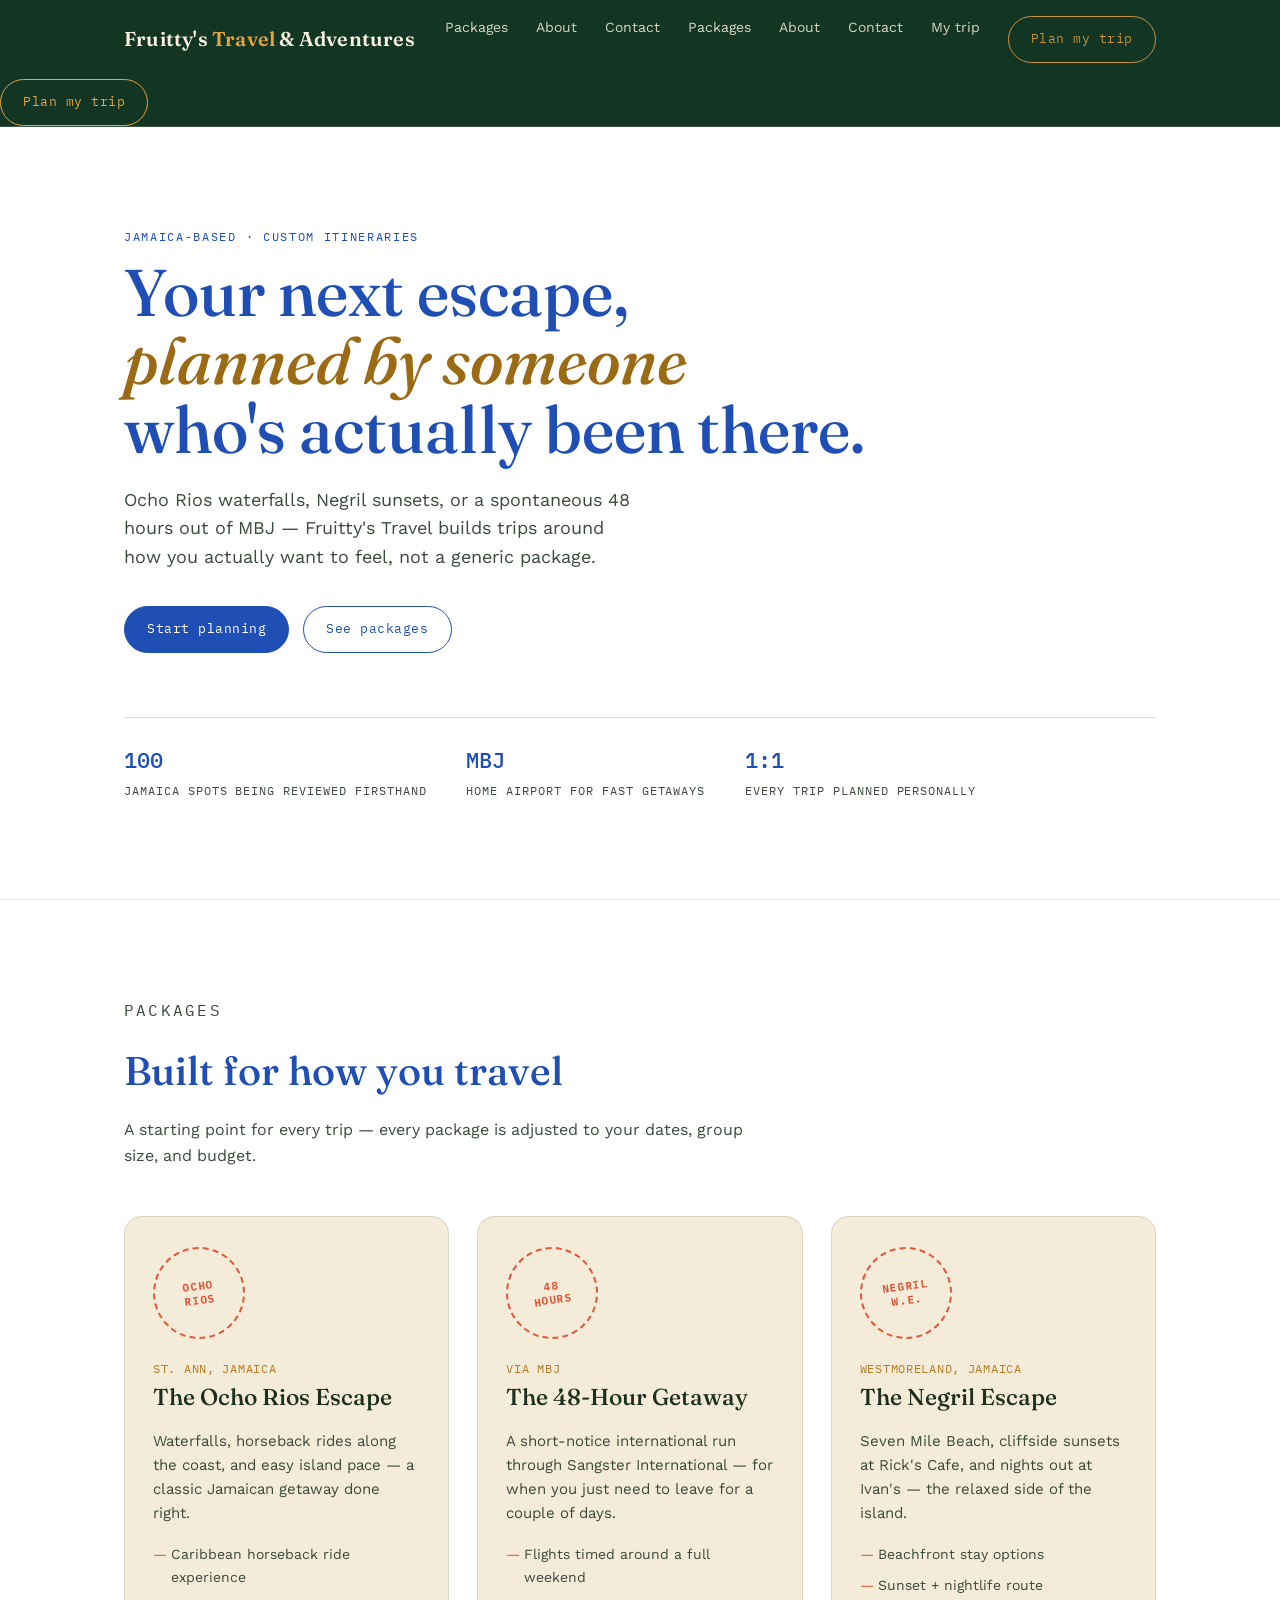
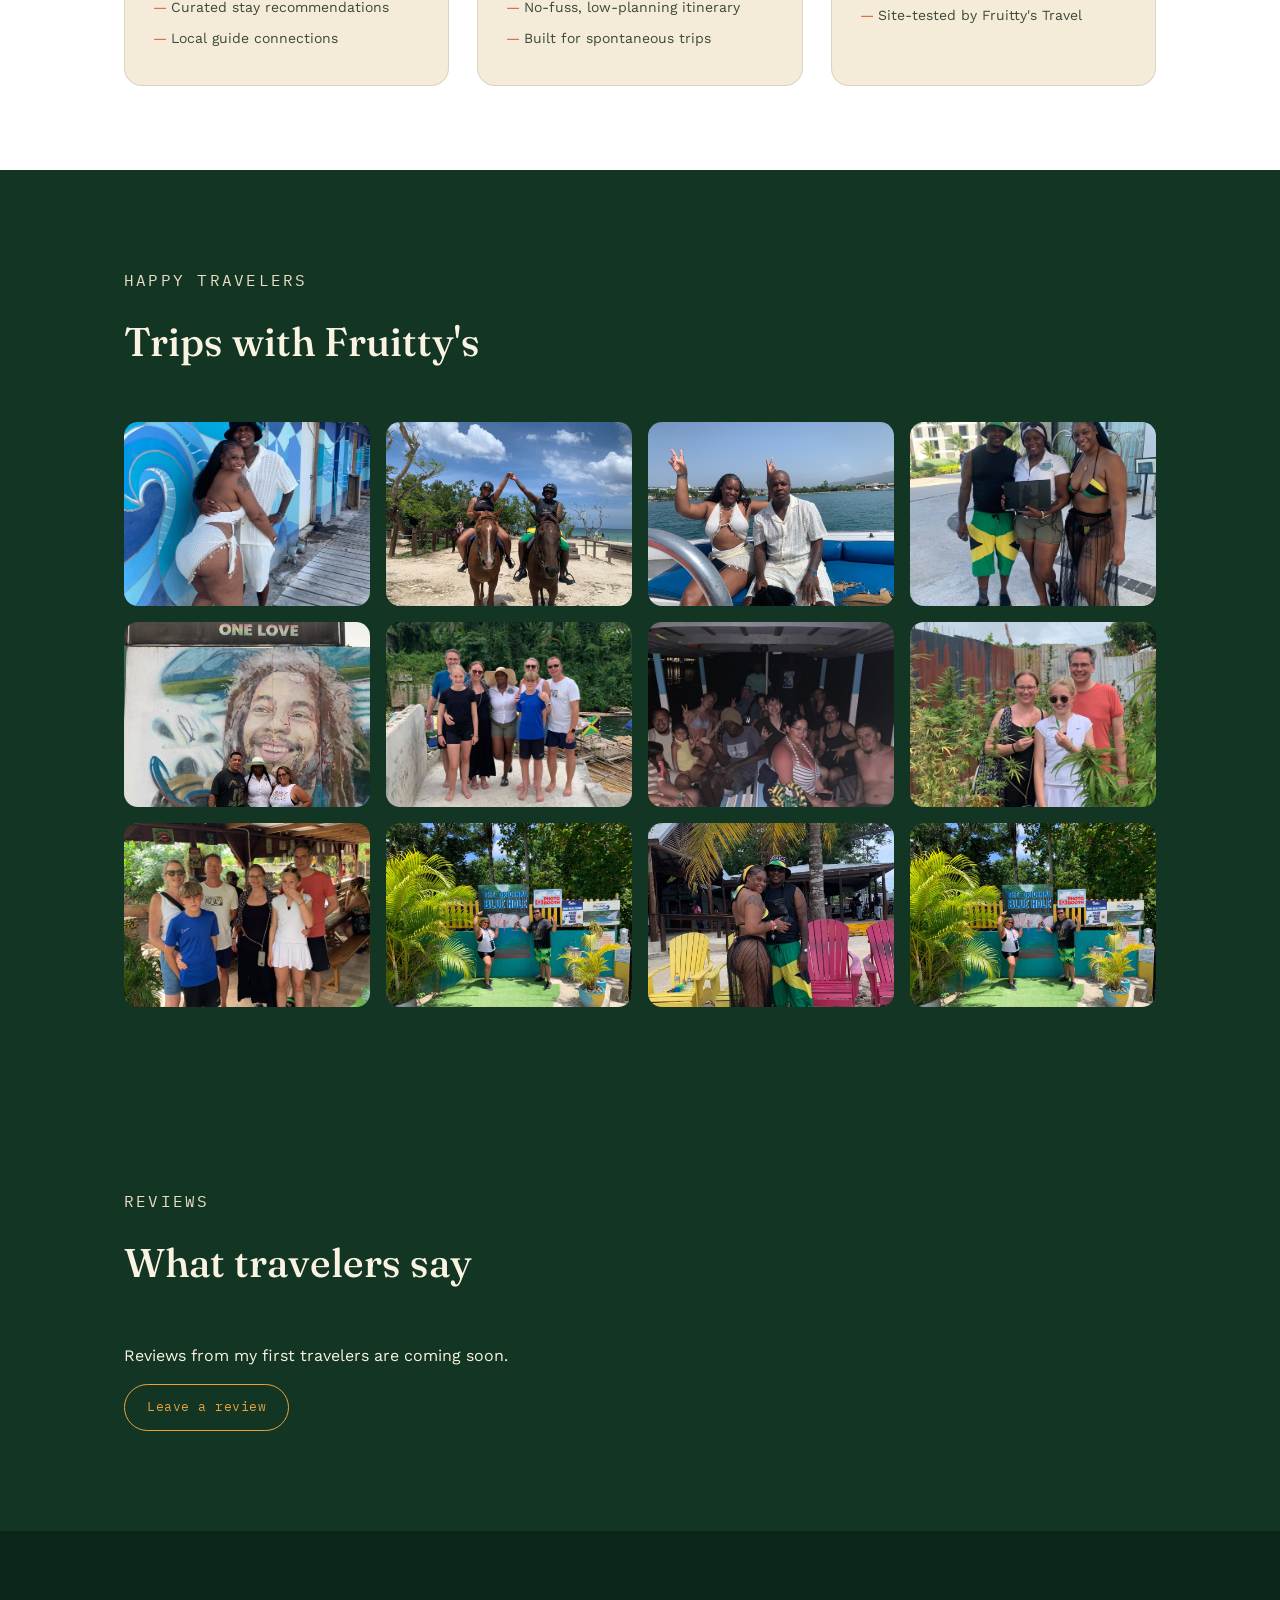
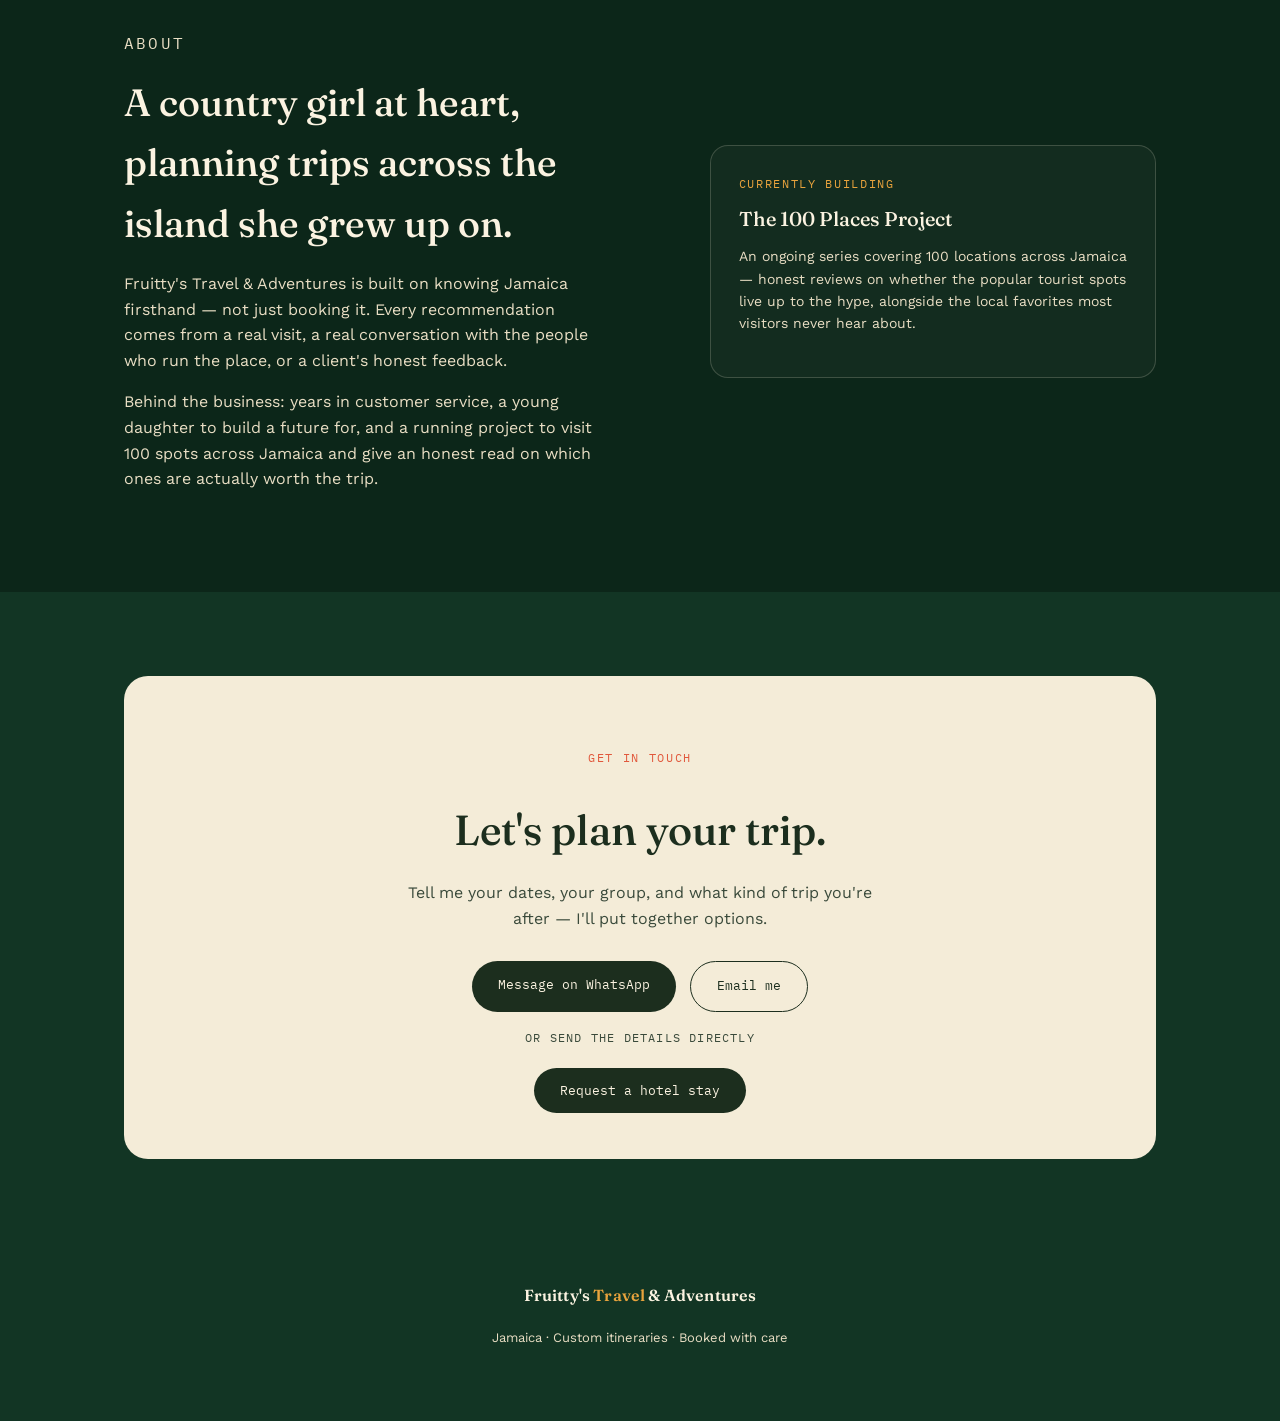
<file: index.html>
<!DOCTYPE html>
<html lang="en">
<head>
<meta charset="UTF-8">
<meta name="viewport" content="width=device-width, initial-scale=1.0">
<title>Fruitty's Travel & Adventures | Let's Travel Together, See You In Jamaica</title>
<meta name="description" content="Let's travel together, see you in Jamaica. Jamaica-based travel agent planning custom tours, excursions and getaways in Ocho Rios, Negril and beyond, with a local guide and travel buddy for solo travelers.">
<link rel="preconnect" href="https://fonts.googleapis.com">
<link rel="preconnect" href="https://fonts.gstatic.com" crossorigin>
<link href="https://fonts.googleapis.com/css2?family=Fraunces:ital,opsz,wght@0,9..144,400;0,9..144,500;0,9..144,600;1,9..144,500&family=Work+Sans:wght@400;500;600&family=IBM+Plex+Mono:wght@500&display=swap" rel="stylesheet">
<style>
  :root{
    --canopy: #123524;
    --canopy-deep: #0C2619;
    --sand: #F4ECD8;
    --sand-dim: #E9DEC4;
    --mango: #E8A33D;
    --mango-deep: #B87A22;
    --hibiscus: #E1583C;
    --ink: #1C2E1E;
    --cream: #FBF3E1;
    --line: rgba(251,243,225,0.18);
  }
  *{ box-sizing: border-box; }
  html{ scroll-behavior: smooth; }
  body{
    margin:0;
    background: var(--canopy);
    color: var(--cream);
    font-family: 'Work Sans', sans-serif;
    font-size: 16px;
    line-height: 1.6;
  }
  h1,h2,h3{ font-family: 'Fraunces', serif; font-weight: 500; margin:0; }
  a{ color: inherit; }
  img{ max-width:100%; display:block; }
  .wrap{ max-width: 1080px; margin: 0 auto; padding: 0 24px; }
  .eyebrow{
    font-family: 'IBM Plex Mono', monospace;
    font-size: 12px;
    letter-spacing: 0.14em;
    text-transform: uppercase;
    color: var(--mango);
  }

  /* NAV */
  nav{
    position: sticky; top:0; z-index: 50;
    background: var(--canopy);
    border-bottom: 1px solid var(--line);
  }
  nav .wrap{ display:flex; align-items:center; justify-content:space-between; padding-top:16px; padding-bottom:16px; }
  .brand{ font-family:'Fraunces', serif; font-weight:600; font-size:20px; letter-spacing: 0.01em; }
  .brand span{ color: var(--mango); }
  .navlinks{ display:flex; gap:28px; font-size:14px; }
  .navlinks a{ text-decoration:none; opacity:0.85; }
  .navlinks a:hover{ opacity:1; }
  .btn{
    font-family:'IBM Plex Mono', monospace;
    font-size: 13px;
    letter-spacing: 0.04em;
    text-decoration:none;
    display:inline-block;
    padding: 12px 22px;
    border-radius: 100px;
    border: 1px solid var(--mango);
    color: var(--mango);
    transition: background 0.15s ease, color 0.15s ease;
  }
  .btn:hover{ background: var(--mango); color: var(--canopy-deep); }
  .btn.solid{ background: var(--mango); color: var(--canopy-deep); }
  .btn.solid:hover{ background: var(--cream); border-color: var(--cream); }
  .navcta{ display:none; }
  @media(min-width:720px){ .navcta{ display:inline-block; } }

  /* HERO */
  .hero{ padding: 88px 0 96px; position:relative; overflow:hidden; }
  .hero-flight{
    position:absolute; top:60px; right:-40px; width:260px; opacity:0.14;
    stroke: var(--cream); fill:none; stroke-width:1.4;
  }
  .hero h1{
    font-size: clamp(38px, 6vw, 66px);
    line-height: 1.04;
    max-width: 780px;
  }
  .hero h1 em{ font-style: italic; color: var(--mango); }
  .hero p.lede{
    max-width: 520px;
    margin-top: 22px;
    font-size: 18px;
    color: var(--sand-dim);
  }
  .hero-actions{ margin-top: 34px; display:flex; gap:14px; flex-wrap:wrap; }
  .hero-strip{
    margin-top: 64px;
    display:flex; gap: 40px; flex-wrap:wrap;
    border-top: 1px solid var(--line);
    padding-top: 24px;
  }
  .stat{ font-family:'IBM Plex Mono', monospace; }
  .stat b{ display:block; font-size:22px; color: var(--mango); font-weight:500; }
  .stat span{ font-size:12px; color: var(--sand-dim); text-transform:uppercase; letter-spacing:0.08em; }

  /* PACKAGES — passport stamp cards */
  section{ padding: 84px 0; }
  .section-head{ max-width: 620px; margin-bottom: 48px; }
  .section-head h2{ font-size: clamp(28px,4vw,40px); margin-top:10px; }
  .section-head p{ color: var(--sand-dim); margin-top:14px; font-size: 16px; }

  .packages{ display:grid; grid-template-columns: repeat(auto-fit, minmax(280px,1fr)); gap: 28px; }
  .stamp-card{
    background: var(--sand);
    color: var(--ink);
    border-radius: 18px;
    padding: 30px 28px 28px;
    position: relative;
  }
  .stamp{
    width: 92px; height: 92px;
    border-radius: 50%;
    border: 2px dashed var(--hibiscus);
    display:flex; align-items:center; justify-content:center;
    text-align:center;
    transform: rotate(-8deg);
    margin-bottom: 20px;
  }
  .stamp b{
    font-family:'IBM Plex Mono', monospace;
    font-size: 11px;
    letter-spacing: 0.06em;
    text-transform: uppercase;
    color: var(--hibiscus);
    line-height:1.3;
  }
  .stamp-card h3{ font-size: 23px; color: var(--ink); }
  .stamp-card .loc{
    font-family:'IBM Plex Mono', monospace;
    font-size: 12px;
    color: var(--mango-deep);
    text-transform:uppercase;
    letter-spacing:0.06em;
    margin-top:4px;
  }
  .stamp-card p{ margin-top: 14px; font-size: 15px; color: #3A4A3B; }
  .stamp-card ul{ margin: 18px 0 0; padding:0; list-style:none; font-size:14px; }
  .stamp-card li{ padding-left: 18px; position:relative; margin-bottom:8px; color:#3A4A3B; }
  .stamp-card li:before{ content:"—"; position:absolute; left:0; color: var(--hibiscus); }

  /* ABOUT */
  .about{ background: var(--canopy-deep); }
  .about-grid{ display:grid; grid-template-columns: 1fr; gap: 40px; }
  @media(min-width:820px){ .about-grid{ grid-template-columns: 1.1fr 0.9fr; align-items:center; } }
  .about h2{ font-size: clamp(28px,4vw,38px); }
  .about p{ color: var(--sand-dim); margin-top:16px; font-size:16px; max-width: 480px; }
  .about-card{
    border: 1px solid var(--line);
    border-radius: 18px;
    padding: 28px;
    background: rgba(251,243,225,0.03);
  }
  .about-card .eyebrow{ margin-bottom:10px; display:block; }
  .about-card h3{ font-size:20px; color:var(--cream); margin-bottom:10px; }
  .about-card p{ font-size:14px; color: var(--sand-dim); max-width:none; margin-top:0; }

  /* CONTACT */
  .contact{
    background: var(--sand);
    color: var(--ink);
    border-radius: 24px;
    margin: 0 auto;
    max-width: 1080px;
    padding: 56px 40px;
    text-align:center;
  }
  .contact h2{ font-size: clamp(28px,5vw,42px); color: var(--ink); }
  .contact p{ color:#3A4A3B; max-width:480px; margin: 16px auto 30px; }
  .contact-actions{ display:flex; gap:14px; justify-content:center; flex-wrap:wrap; }
  .btn-dark{
    font-family:'IBM Plex Mono', monospace;
    font-size:13px;
    text-decoration:none;
    padding: 14px 26px;
    border-radius:100px;
    background: var(--ink);
    color: var(--cream);
  }
  .btn-dark:hover{ background: var(--hibiscus); }
  .btn-outline-dark{
    font-family:'IBM Plex Mono', monospace;
    font-size:13px;
    text-decoration:none;
    padding: 14px 26px;
    border-radius:100px;
    border: 1px solid var(--ink);
    color: var(--ink);
  }

  footer{ padding: 40px 0 60px; }
  footer .wrap{ display:flex; flex-direction:column; gap:6px; align-items:center; text-align:center; }
  footer .brand{ font-size:16px; }
  footer p{ font-size:13px; color: var(--sand-dim); }

  .inquiry-form{
    margin-top: 36px;
    text-align: left;
    display: grid;
    grid-template-columns: 1fr 1fr;
    gap: 16px;
  }
  .inquiry-form .full{ grid-column: 1 / -1; }
  .inquiry-form label{
    font-family:'IBM Plex Mono', monospace;
    font-size: 11px;
    text-transform: uppercase;
    letter-spacing: 0.06em;
    color: var(--mango-deep);
    display:block;
    margin-bottom: 6px;
  }
  .inquiry-form input,
  .inquiry-form textarea{
    width: 100%;
    font-family: 'Work Sans', sans-serif;
    font-size: 15px;
    padding: 12px 14px;
    border-radius: 10px;
    border: 1px solid rgba(28,46,30,0.18);
    background: #FFFDF7;
    color: var(--ink);
  }
  .inquiry-form textarea{ resize: vertical; min-height: 90px; }
  .inquiry-form .full.submit-row{
    display:flex; justify-content:center; margin-top: 6px;
  }
  .inquiry-form button{
    font-family:'IBM Plex Mono', monospace;
    font-size:13px;
    padding: 14px 30px;
    border-radius: 100px;
    background: var(--ink);
    color: var(--cream);
    border: none;
    cursor: pointer;
  }
  .inquiry-form button:hover{ background: var(--hibiscus); }
  @media(max-width:600px){ .inquiry-form{ grid-template-columns: 1fr; } }

  .divider-or{
    text-align:center; margin: 40px 0 -10px;
    font-family:'IBM Plex Mono', monospace;
    font-size: 12px; text-transform:uppercase; letter-spacing:0.1em;
    color: #7C8A72;
  }

  .fill-note{
    font-family:'IBM Plex Mono', monospace;
    font-size:11px;
    color: var(--hibiscus);
    background: rgba(225,88,60,0.12);
    display:inline-block;
    padding: 2px 8px;
    border-radius: 4px;
  }
    /* NEW COLOURS: white main screen with royal blue */
  :root{ --royal:#1F4FB4; --gold-text:#9A6A14; }
  .hero, #packages{ background:#FFFFFF; color:var(--ink); }
  #packages{ border-top:1px solid rgba(31,79,180,0.12); }
  .hero h1{ color:var(--royal); }
  .hero h1 em{ color:var(--gold-text); }
  .hero p.lede{ color:#3A4A3B; }
  .hero .eyebrow, #packages .eyebrow{ color:var(--royal); }
  .hero-flight{ stroke:var(--royal); opacity:0.12; }
  .hero-strip{ border-top-color:rgba(31,79,180,0.2); }
  .hero .stat b{ color:var(--royal); }
  .hero .stat span{ color:#3A4A3B; }
  .hero .btn{ border-color:var(--royal); color:var(--royal); }
  .hero .btn:hover{ background:var(--royal); color:#FFFFFF; }
  .hero .btn.solid{ background:var(--royal); color:#FFFFFF; border-color:var(--royal); }
  .hero .btn.solid:hover{ background:var(--canopy); border-color:var(--canopy); color:#FFFFFF; }
  #packages .section-head h2{ color:var(--royal); }
  #packages .section-head p{ color:#3A4A3B; }
  .stamp-card{ border:1px solid rgba(18,53,36,0.12); }
    .gallery{ display:grid; grid-template-columns:repeat(auto-fit,minmax(240px,1fr)); gap:16px; }
  .gallery figure{ margin:0; }
  .gallery img{ width:100%; aspect-ratio:4/3; object-fit:cover; border-radius:14px; }
</style>
</head>
<body>

<nav>
  <div class="wrap">
    <div class="brand">Fruitty's <span>Travel</span> &amp; Adventures</div>
    <div class="navlinks">
      <a href="#packages">Packages</a>
      <a href="#about">About</a>
      <a href="#contact">Contact</a>
      <div class="navlinks">
      <a href="#packages">Packages</a>
      <a href="#about">About</a>
      <a href="#contact">Contact</a>
      <a href="portal.html">My trip</a>
    </div>
    <a class="btn navcta" href="#contact">Plan my trip</a>
  </div>
    </div>
    <a class="btn navcta" href="#contact">Plan my trip</a>
  </div>
</nav>

<header class="hero">
  <div class="wrap">
    <p class="eyebrow">Jamaica-based &middot; Custom itineraries</p>
    <h1>Your next escape,<br><em>planned by someone</em><br>who's actually been there.</h1>
    <p class="lede">Ocho Rios waterfalls, Negril sunsets, or a spontaneous 48 hours out of MBJ — Fruitty's Travel builds trips around how you actually want to feel, not a generic package.</p>
    <div class="hero-actions">
      <a class="btn solid" href="#contact">Start planning</a>
      <a class="btn" href="#packages">See packages</a>
    </div>
    <div class="hero-strip">
      <div class="stat"><b>100</b><span>Jamaica spots being reviewed firsthand</span></div>
      <div class="stat"><b>MBJ</b><span>Home airport for fast getaways</span></div>
      <div class="stat"><b>1:1</b><span>Every trip planned personally</span></div>
    </div>
  </div>
</header>

<section id="packages">
  <div class="wrap">
    <div class="section-head">
      <p class="eyebrow">Packages</p>
      <h2>Built for how you travel</h2>
      <p>A starting point for every trip — every package is adjusted to your dates, group size, and budget.</p>
    </div>
    <div class="packages">

      <div class="stamp-card">
        <div class="stamp"><b>Ocho<br>Rios</b></div>
        <div class="loc">St. Ann, Jamaica</div>
        <h3>The Ocho Rios Escape</h3>
        <p>Waterfalls, horseback rides along the coast, and easy island pace — a classic Jamaican getaway done right.</p>
        <ul>
          <li>Caribbean horseback ride experience</li>
          <li>Curated stay recommendations</li>
          <li>Local guide connections</li>
        </ul>
      </div>

      <div class="stamp-card">
        <div class="stamp"><b>48<br>Hours</b></div>
        <div class="loc">Via MBJ</div>
        <h3>The 48-Hour Getaway</h3>
        <p>A short-notice international run through Sangster International — for when you just need to leave for a couple of days.</p>
        <ul>
          <li>Flights timed around a full weekend</li>
          <li>No-fuss, low-planning itinerary</li>
          <li>Built for spontaneous trips</li>
        </ul>
      </div>

      <div class="stamp-card">
        <div class="stamp"><b>Negril<br>W.E.</b></div>
        <div class="loc">Westmoreland, Jamaica</div>
        <h3>The Negril Escape</h3>
        <p>Seven Mile Beach, cliffside sunsets at Rick's Cafe, and nights out at Ivan's — the relaxed side of the island.</p>
        <ul>
          <li>Beachfront stay options</li>
          <li>Sunset + nightlife route</li>
          <li>Site-tested by Fruitty's Travel</li>
        </ul>
      </div>

    </div>
  </div>
</section>
<section id="gallery">
  <div class="wrap">
    <div class="section-head">
      <p class="eyebrow">Happy travelers</p>
      <h2>Trips with Fruitty's</h2>
    </div>
    <div class="gallery">
      <figure><img src="trip1.jpg" alt="Fruitty's Travel trip photo 1" loading="lazy"></figure>
      <figure><img src="trip2.jpg" alt="Fruitty's Travel trip photo 2" loading="lazy"></figure>
      <figure><img src="trip3.jpg" alt="Fruitty's Travel trip photo 3" loading="lazy"></figure>
      <figure><img src="trip4.jpg" alt="Fruitty's Travel trip photo 4" loading="lazy"></figure>
      <figure><img src="trip5.jpg" alt="Fruitty's Travel trip photo 5" loading="lazy"></figure>
      <figure><img src="trip6.jpg" alt="Fruitty's Travel trip photo 6" loading="lazy"></figure>
      <figure><img src="trip8.jpg" alt="Fruitty's Travel trip photo 8" loading="lazy"></figure>
      <figure><img src="trip9.jpg" alt="Fruitty's Travel trip photo 9" loading="lazy"></figure>
      <figure><img src="trip10.jpg" alt="Fruitty's Travel trip photo 10" loading="lazy"></figure>
      <figure><img src="trip11.jpg" alt="Fruitty's Travel trip photo 11" loading="lazy"></figure>
      <figure><img src="trip12.jpg" alt="Fruitty's Travel trip photo 12" loading="lazy"></figure>
      <figure><img src="trip13.jpg" alt="Fruitty's Travel trip photo 13" loading="lazy"></figure>
    </div>
  </div>
</section>
  <section id="reviews">
  <div class="wrap">
    <div class="section-head">
      <p class="eyebrow">Reviews</p>
      <h2>What travelers say</h2>
    </div>
    <div class="reviews" id="review-list">
      <p class="reviews-empty">Reviews from my first travelers are coming soon.</p>
    </div>
    <p><a class="btn" href="https://docs.google.com/forms/d/e/1FAIpQLSfunzD-_Wk0aTW5eYAN62J5sKGt-85cXcYRyv4LJQmo6xV-3A/viewform" target="_blank" rel="noopener">Leave a review</a></p>
  </div>
</section>
<section class="about" id="about">
  <div class="wrap about-grid">
    <div>
      <p class="eyebrow">About</p>
      <h2>A country girl at heart, planning trips across the island she grew up on.</h2>
      <p>Fruitty's Travel & Adventures is built on knowing Jamaica firsthand — not just booking it. Every recommendation comes from a real visit, a real conversation with the people who run the place, or a client's honest feedback.</p>
      <p>Behind the business: years in customer service, a young daughter to build a future for, and a running project to visit 100 spots across Jamaica and give an honest read on which ones are actually worth the trip.</p>
    </div>
    <div class="about-card">
      <span class="eyebrow">Currently building</span>
      <h3>The 100 Places Project</h3>
      <p>An ongoing series covering 100 locations across Jamaica — honest reviews on whether the popular tourist spots live up to the hype, alongside the local favorites most visitors never hear about.</p>
    </div>
  </div>
</section>

<section id="contact">
  <div class="wrap">
    <div class="contact">
      <p class="eyebrow" style="color:var(--hibiscus);">Get in touch</p>
      <h2>Let's plan your trip.</h2>
      <p>Tell me your dates, your group, and what kind of trip you're after — I'll put together options.</p>
      <div class="contact-actions">
        <a class="btn-dark" href="https://wa.me/18767973938" target="_blank" rel="noopener">Message on WhatsApp</a>
        <a class="btn-outline-dark" href="mailto:fruittystravelsandadventures@gmail.com">Email me</a>
      </div>

      <p class="divider-or">or send the details directly</p>
<a class="btn-dark" href="https://docs.google.com/forms/d/e/1FAIpQLScxW5fgsCXNctCyRKkub6Saf_VVdOCcs3fgKxvFYQ6SmJdmCQ/viewform" target="_blank" rel="noopener">Request a hotel stay</a>
    </div>
  </div>
</section>

<footer>
  <div class="wrap">
    <div class="brand">Fruitty's <span style="color:var(--mango);">Travel</span> &amp; Adventures</div>
    <p>Jamaica &middot; Custom itineraries &middot; Booked with care</p>
  </div>
</footer>
<script>
(function(){
  var CSV_URL = "https://docs.google.com/spreadsheets/d/e/2PACX-1vTksC1DUM05LzKHG3k5EGGN2NRjKfFC9RKZ0aFql_7fotve8qsgl2F4mEFPgKWKXChWhRmWsp5BU8cd/pub?gid=472509309&single=true&output=csv";
  function parse(t){var rows=[],row=[],f="",q=false;for(var i=0;i<t.length;i++){var c=t[i];if(q){if(c=='"'){if(t[i+1]=='"'){f+='"';i++;}else q=false;}else f+=c;}else{if(c=='"')q=true;else if(c==','){row.push(f);f="";}else if(c=='\n'||c=='\r'){if(c=='\r'&&t[i+1]=='\n')i++;row.push(f);rows.push(row);row=[];f="";}else f+=c;}}if(f!==""||row.length){row.push(f);rows.push(row);}return rows;}
  fetch(CSV_URL).then(function(r){return r.text();}).then(function(t){
    var rows=parse(t).slice(1).filter(function(r){return r[0]&&r[0].trim();});
    if(!rows.length) return;
    var box=document.getElementById("review-list"); if(!box) return; box.textContent="";
    rows.forEach(function(r){
      var b=document.createElement("blockquote"); b.className="review";
      var p=document.createElement("p"); p.textContent=r[0].trim(); b.appendChild(p);
      var f=document.createElement("footer"); f.textContent=[r[1],r[2]].filter(Boolean).join(" · ") || "Fruitty's traveler"; b.appendChild(f);
      box.appendChild(b);
    });
  }).catch(function(){});
})();
</script>
</body>
</html>
</file>
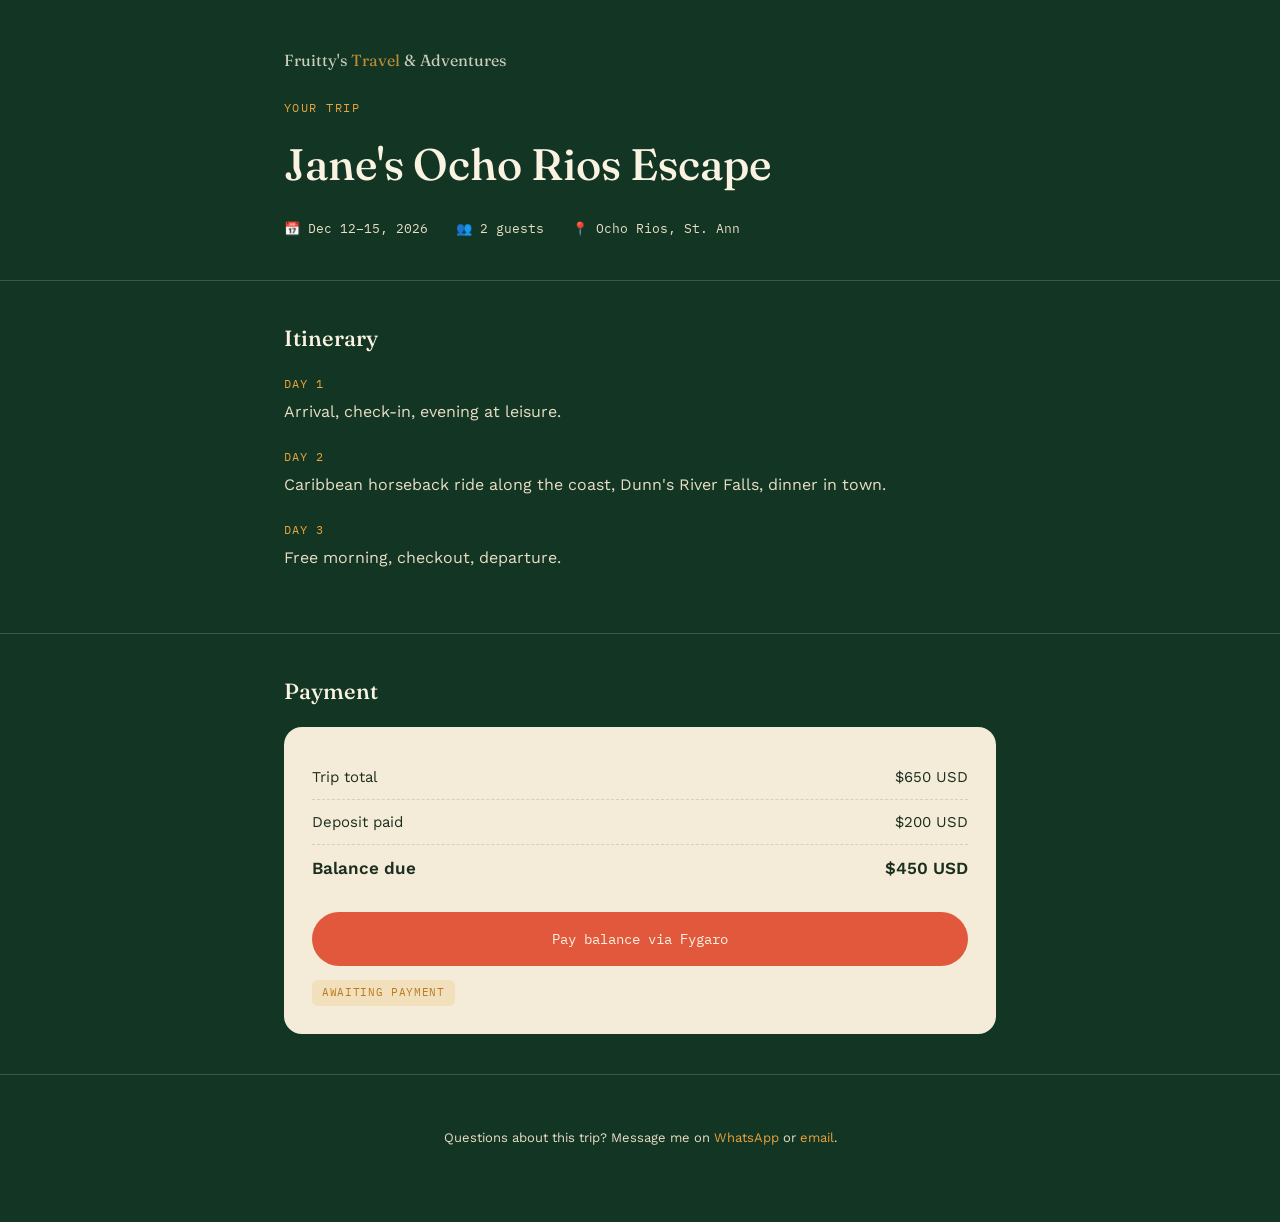
<file: example-jane-ochorios.html>
<!DOCTYPE html>
<html lang="en">
<head>
<meta charset="UTF-8">
<meta name="viewport" content="width=device-width, initial-scale=1.0">
<!-- 🔧 EDIT: put the client's name and trip in the title -->
<title>Jane's Trip | Fruitty's Travel & Adventures</title>
<meta name="robots" content="noindex, nofollow">
<link rel="preconnect" href="https://fonts.googleapis.com">
<link rel="preconnect" href="https://fonts.gstatic.com" crossorigin>
<link href="https://fonts.googleapis.com/css2?family=Fraunces:ital,opsz,wght@0,9..144,400;0,9..144,500;0,9..144,600;1,9..144,500&family=Work+Sans:wght@400;500;600&family=IBM+Plex+Mono:wght@500&display=swap" rel="stylesheet">
<style>
  :root{
    --canopy: #123524; --canopy-deep: #0C2619;
    --sand: #F4ECD8; --sand-dim: #E9DEC4;
    --mango: #E8A33D; --mango-deep: #B87A22;
    --hibiscus: #E1583C; --ink: #1C2E1E; --cream: #FBF3E1;
    --line: rgba(251,243,225,0.18);
  }
  *{ box-sizing:border-box; }
  body{ margin:0; background:var(--canopy); color:var(--cream); font-family:'Work Sans',sans-serif; line-height:1.6; }
  h1,h2,h3{ font-family:'Fraunces',serif; font-weight:500; margin:0; }
  a{ color:inherit; }
  .wrap{ max-width: 760px; margin:0 auto; padding: 0 24px; }
  .eyebrow{ font-family:'IBM Plex Mono',monospace; font-size:12px; letter-spacing:0.12em; text-transform:uppercase; color:var(--mango); }

  header.top{ padding: 48px 0 40px; border-bottom:1px solid var(--line); }
  .brand{ font-family:'Fraunces',serif; font-size:16px; margin-bottom:24px; opacity:0.8; }
  .brand span{ color:var(--mango); }
  header.top h1{ font-size: clamp(30px,5vw,44px); margin-top:10px; }
  .trip-meta{ display:flex; gap:28px; flex-wrap:wrap; margin-top:20px; font-family:'IBM Plex Mono',monospace; font-size:13px; color:var(--sand-dim); }

  section{ padding: 40px 0; border-bottom:1px solid var(--line); }
  section h2{ font-size:22px; margin-bottom:18px; }

  .day{ margin-bottom: 22px; }
  .day .label{ font-family:'IBM Plex Mono',monospace; font-size:12px; text-transform:uppercase; letter-spacing:0.08em; color:var(--mango); margin-bottom:6px; }
  .day p{ margin:0; color:var(--sand-dim); }

  .payment-box{
    background: var(--sand); color:var(--ink);
    border-radius:18px; padding: 28px;
  }
  .payment-row{ display:flex; justify-content:space-between; padding:10px 0; border-bottom:1px dashed rgba(28,46,30,0.15); font-size:15px; }
  .payment-row:last-of-type{ border-bottom:none; }
  .payment-row.total{ font-weight:600; font-size:17px; }
  .pay-btn{
    display:block; text-align:center; margin-top:20px;
    font-family:'IBM Plex Mono',monospace; font-size:14px;
    background: var(--hibiscus); color:var(--cream);
    text-decoration:none; padding:16px; border-radius:100px;
  }
  .pay-btn:hover{ background: var(--ink); }
  .status{
    display:inline-block; margin-top:14px;
    font-family:'IBM Plex Mono',monospace; font-size:11px;
    text-transform:uppercase; letter-spacing:0.06em;
    padding: 4px 10px; border-radius: 6px;
    background: rgba(232,163,61,0.18); color: var(--mango-deep);
  }

  footer{ padding: 40px 0 60px; text-align:center; }
  footer p{ font-size:13px; color:var(--sand-dim); }
  footer a{ color:var(--mango); text-decoration:none; }

  .howto{
    background: rgba(225,88,60,0.1); border:1px dashed var(--hibiscus);
    border-radius: 12px; padding: 16px 18px; margin: 24px 0;
    font-family:'IBM Plex Mono',monospace; font-size:12px; color:var(--hibiscus);
    line-height:1.6;
  }
</style>
</head>
<body>

<header class="top">
  <div class="wrap">
    <div class="brand">Fruitty's <span>Travel</span> &amp; Adventures</div>
    <p class="eyebrow">Your trip</p>
    <h1>Jane's Ocho Rios Escape</h1>
    <div class="trip-meta">
      <span>📅 Dec 12–15, 2026</span>
      <span>👥 2 guests</span>
      <span>📍 Ocho Rios, St. Ann</span>
    </div>
  </div>
</header>

<section>
  <div class="wrap">
    <h2>Itinerary</h2>

    <div class="day">
      <div class="label">Day 1</div>
      <p>Arrival, check-in, evening at leisure.</p>
    </div>
    <div class="day">
      <div class="label">Day 2</div>
      <p>Caribbean horseback ride along the coast, Dunn's River Falls, dinner in town.</p>
    </div>
    <div class="day">
      <div class="label">Day 3</div>
      <p>Free morning, checkout, departure.</p>
    </div>
  </div>
</section>

<section>
  <div class="wrap">
    <h2>Payment</h2>
    <div class="payment-box">
      <div class="payment-row"><span>Trip total</span><span>$650 USD</span></div>
      <div class="payment-row"><span>Deposit paid</span><span>$200 USD</span></div>
      <div class="payment-row total"><span>Balance due</span><span>$450 USD</span></div>

      <a class="pay-btn" href="#" target="_blank" rel="noopener">Pay balance via Fygaro</a>
      <span class="status">Awaiting payment</span>
    </div>
  </div>
</section>

<footer>
  <div class="wrap">
    <p>Questions about this trip? Message me on <a href="https://wa.me/18767973938" target="_blank" rel="noopener">WhatsApp</a> or <a href="mailto:fruittystravelsandadventures@gmail.com">email</a>.</p>
  </div>
</footer>

</body>
</html>
</file>
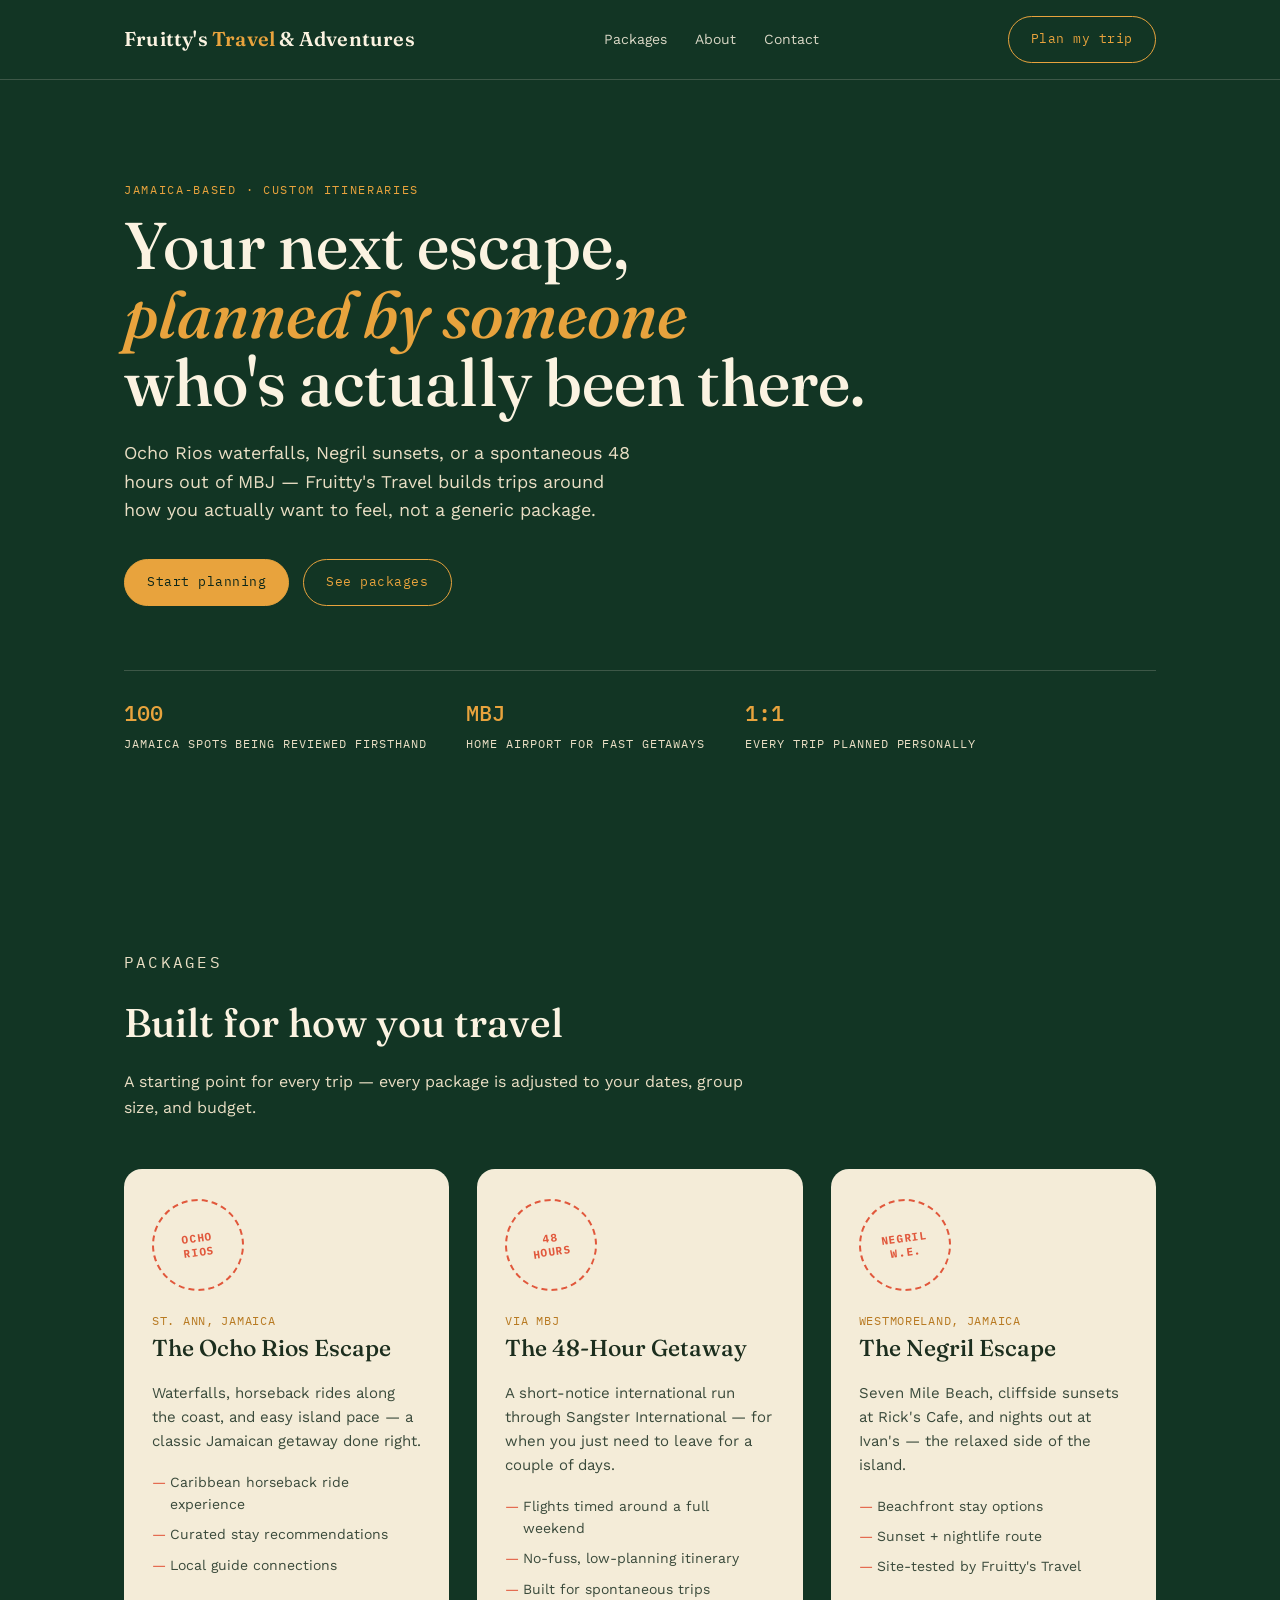
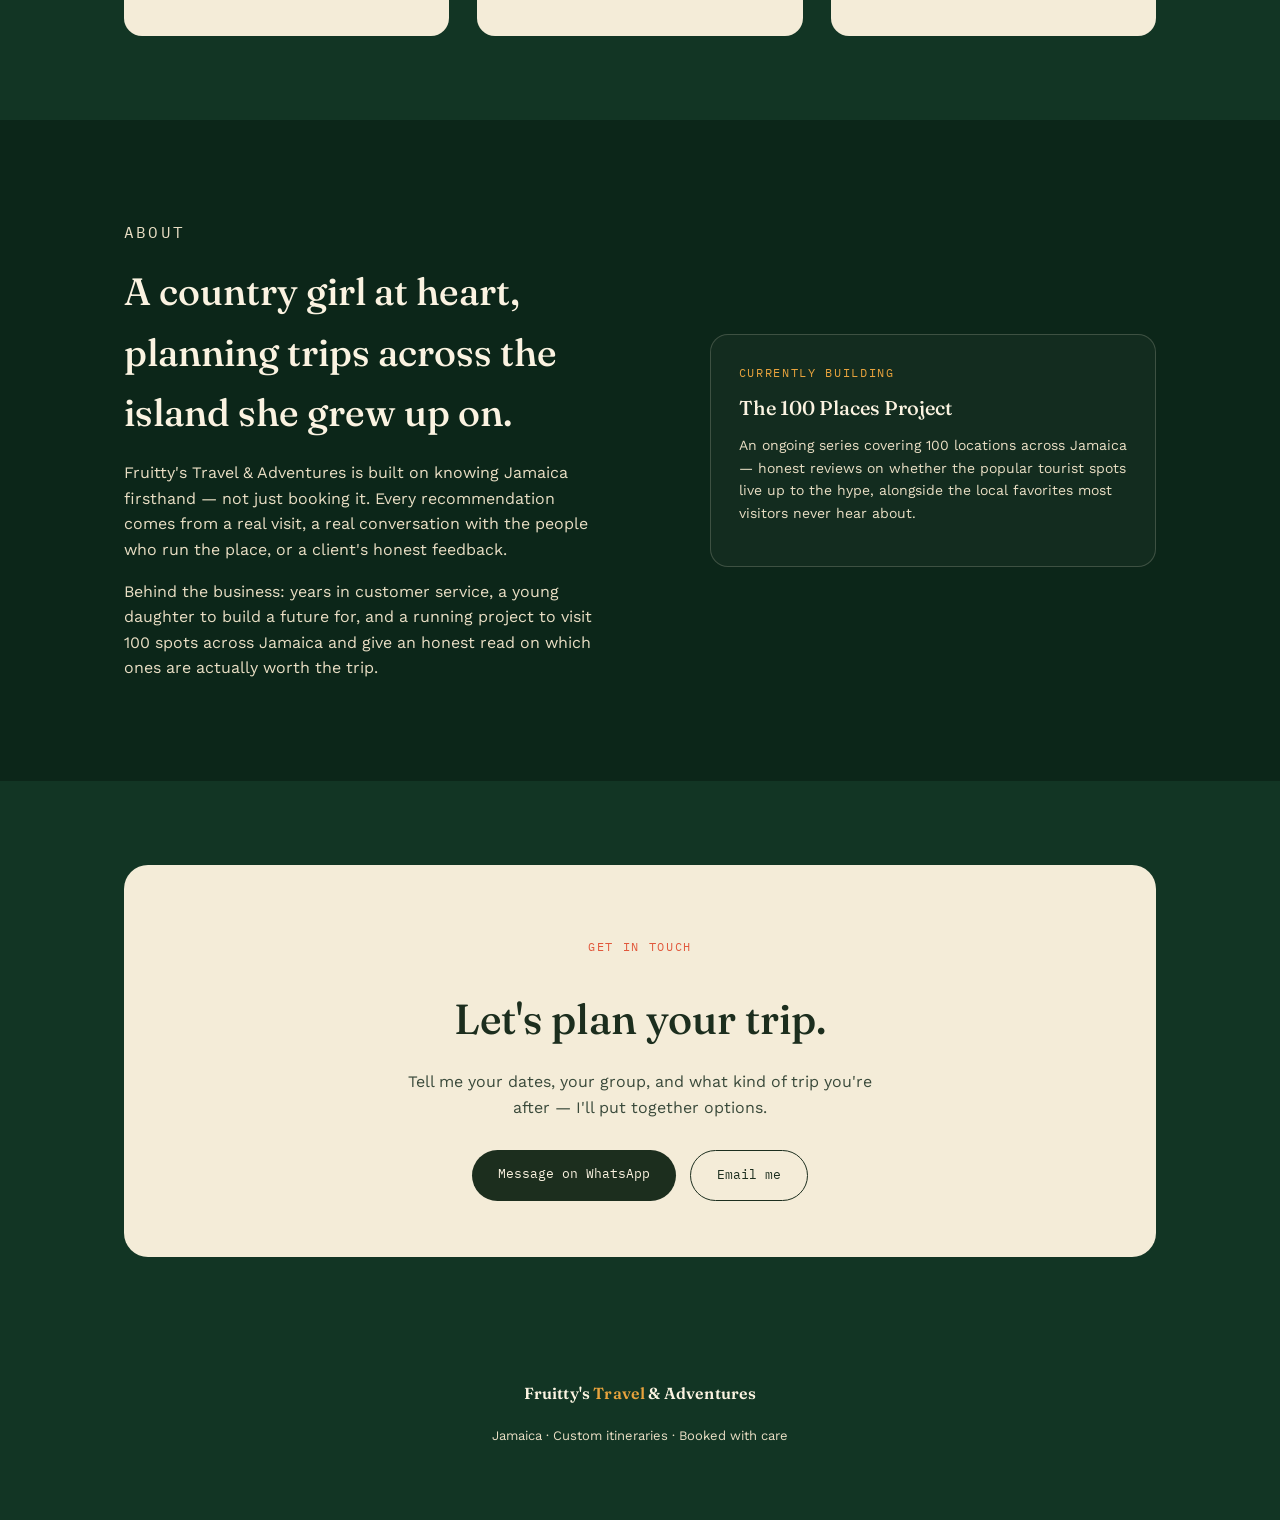
<file: index (2).html>
<!DOCTYPE html>
<html lang="en">
<head>
<meta charset="UTF-8">
<meta name="viewport" content="width=device-width, initial-scale=1.0">
<title>Fruitty's Travel & Adventures | Jamaica-based Travel Agent</title>
<meta name="description" content="Custom Caribbean escapes and 48-hour getaways, planned by a Jamaica-based travel agent who knows the island firsthand.">
<link rel="preconnect" href="https://fonts.googleapis.com">
<link rel="preconnect" href="https://fonts.gstatic.com" crossorigin>
<link href="https://fonts.googleapis.com/css2?family=Fraunces:ital,opsz,wght@0,9..144,400;0,9..144,500;0,9..144,600;1,9..144,500&family=Work+Sans:wght@400;500;600&family=IBM+Plex+Mono:wght@500&display=swap" rel="stylesheet">
<style>
  :root{
    --canopy: #123524;
    --canopy-deep: #0C2619;
    --sand: #F4ECD8;
    --sand-dim: #E9DEC4;
    --mango: #E8A33D;
    --mango-deep: #B87A22;
    --hibiscus: #E1583C;
    --ink: #1C2E1E;
    --cream: #FBF3E1;
    --line: rgba(251,243,225,0.18);
  }
  *{ box-sizing: border-box; }
  html{ scroll-behavior: smooth; }
  body{
    margin:0;
    background: var(--canopy);
    color: var(--cream);
    font-family: 'Work Sans', sans-serif;
    font-size: 16px;
    line-height: 1.6;
  }
  h1,h2,h3{ font-family: 'Fraunces', serif; font-weight: 500; margin:0; }
  a{ color: inherit; }
  img{ max-width:100%; display:block; }
  .wrap{ max-width: 1080px; margin: 0 auto; padding: 0 24px; }
  .eyebrow{
    font-family: 'IBM Plex Mono', monospace;
    font-size: 12px;
    letter-spacing: 0.14em;
    text-transform: uppercase;
    color: var(--mango);
  }

  /* NAV */
  nav{
    position: sticky; top:0; z-index: 50;
    background: var(--canopy);
    border-bottom: 1px solid var(--line);
  }
  nav .wrap{ display:flex; align-items:center; justify-content:space-between; padding-top:16px; padding-bottom:16px; }
  .brand{ font-family:'Fraunces', serif; font-weight:600; font-size:20px; letter-spacing: 0.01em; }
  .brand span{ color: var(--mango); }
  .navlinks{ display:flex; gap:28px; font-size:14px; }
  .navlinks a{ text-decoration:none; opacity:0.85; }
  .navlinks a:hover{ opacity:1; }
  .btn{
    font-family:'IBM Plex Mono', monospace;
    font-size: 13px;
    letter-spacing: 0.04em;
    text-decoration:none;
    display:inline-block;
    padding: 12px 22px;
    border-radius: 100px;
    border: 1px solid var(--mango);
    color: var(--mango);
    transition: background 0.15s ease, color 0.15s ease;
  }
  .btn:hover{ background: var(--mango); color: var(--canopy-deep); }
  .btn.solid{ background: var(--mango); color: var(--canopy-deep); }
  .btn.solid:hover{ background: var(--cream); border-color: var(--cream); }
  .navcta{ display:none; }
  @media(min-width:720px){ .navcta{ display:inline-block; } }

  /* HERO */
  .hero{ padding: 88px 0 96px; position:relative; overflow:hidden; }
  .hero-flight{
    position:absolute; top:60px; right:-40px; width:260px; opacity:0.14;
    stroke: var(--cream); fill:none; stroke-width:1.4;
  }
  .hero h1{
    font-size: clamp(38px, 6vw, 66px);
    line-height: 1.04;
    max-width: 780px;
  }
  .hero h1 em{ font-style: italic; color: var(--mango); }
  .hero p.lede{
    max-width: 520px;
    margin-top: 22px;
    font-size: 18px;
    color: var(--sand-dim);
  }
  .hero-actions{ margin-top: 34px; display:flex; gap:14px; flex-wrap:wrap; }
  .hero-strip{
    margin-top: 64px;
    display:flex; gap: 40px; flex-wrap:wrap;
    border-top: 1px solid var(--line);
    padding-top: 24px;
  }
  .stat{ font-family:'IBM Plex Mono', monospace; }
  .stat b{ display:block; font-size:22px; color: var(--mango); font-weight:500; }
  .stat span{ font-size:12px; color: var(--sand-dim); text-transform:uppercase; letter-spacing:0.08em; }

  /* PACKAGES — passport stamp cards */
  section{ padding: 84px 0; }
  .section-head{ max-width: 620px; margin-bottom: 48px; }
  .section-head h2{ font-size: clamp(28px,4vw,40px); margin-top:10px; }
  .section-head p{ color: var(--sand-dim); margin-top:14px; font-size: 16px; }

  .packages{ display:grid; grid-template-columns: repeat(auto-fit, minmax(280px,1fr)); gap: 28px; }
  .stamp-card{
    background: var(--sand);
    color: var(--ink);
    border-radius: 18px;
    padding: 30px 28px 28px;
    position: relative;
  }
  .stamp{
    width: 92px; height: 92px;
    border-radius: 50%;
    border: 2px dashed var(--hibiscus);
    display:flex; align-items:center; justify-content:center;
    text-align:center;
    transform: rotate(-8deg);
    margin-bottom: 20px;
  }
  .stamp b{
    font-family:'IBM Plex Mono', monospace;
    font-size: 11px;
    letter-spacing: 0.06em;
    text-transform: uppercase;
    color: var(--hibiscus);
    line-height:1.3;
  }
  .stamp-card h3{ font-size: 23px; color: var(--ink); }
  .stamp-card .loc{
    font-family:'IBM Plex Mono', monospace;
    font-size: 12px;
    color: var(--mango-deep);
    text-transform:uppercase;
    letter-spacing:0.06em;
    margin-top:4px;
  }
  .stamp-card p{ margin-top: 14px; font-size: 15px; color: #3A4A3B; }
  .stamp-card ul{ margin: 18px 0 0; padding:0; list-style:none; font-size:14px; }
  .stamp-card li{ padding-left: 18px; position:relative; margin-bottom:8px; color:#3A4A3B; }
  .stamp-card li:before{ content:"—"; position:absolute; left:0; color: var(--hibiscus); }

  /* ABOUT */
  .about{ background: var(--canopy-deep); }
  .about-grid{ display:grid; grid-template-columns: 1fr; gap: 40px; }
  @media(min-width:820px){ .about-grid{ grid-template-columns: 1.1fr 0.9fr; align-items:center; } }
  .about h2{ font-size: clamp(28px,4vw,38px); }
  .about p{ color: var(--sand-dim); margin-top:16px; font-size:16px; max-width: 480px; }
  .about-card{
    border: 1px solid var(--line);
    border-radius: 18px;
    padding: 28px;
    background: rgba(251,243,225,0.03);
  }
  .about-card .eyebrow{ margin-bottom:10px; display:block; }
  .about-card h3{ font-size:20px; color:var(--cream); margin-bottom:10px; }
  .about-card p{ font-size:14px; color: var(--sand-dim); max-width:none; margin-top:0; }

  /* CONTACT */
  .contact{
    background: var(--sand);
    color: var(--ink);
    border-radius: 24px;
    margin: 0 auto;
    max-width: 1080px;
    padding: 56px 40px;
    text-align:center;
  }
  .contact h2{ font-size: clamp(28px,5vw,42px); color: var(--ink); }
  .contact p{ color:#3A4A3B; max-width:480px; margin: 16px auto 30px; }
  .contact-actions{ display:flex; gap:14px; justify-content:center; flex-wrap:wrap; }
  .btn-dark{
    font-family:'IBM Plex Mono', monospace;
    font-size:13px;
    text-decoration:none;
    padding: 14px 26px;
    border-radius:100px;
    background: var(--ink);
    color: var(--cream);
  }
  .btn-dark:hover{ background: var(--hibiscus); }
  .btn-outline-dark{
    font-family:'IBM Plex Mono', monospace;
    font-size:13px;
    text-decoration:none;
    padding: 14px 26px;
    border-radius:100px;
    border: 1px solid var(--ink);
    color: var(--ink);
  }

  footer{ padding: 40px 0 60px; }
  footer .wrap{ display:flex; flex-direction:column; gap:6px; align-items:center; text-align:center; }
  footer .brand{ font-size:16px; }
  footer p{ font-size:13px; color: var(--sand-dim); }

  .fill-note{
    font-family:'IBM Plex Mono', monospace;
    font-size:11px;
    color: var(--hibiscus);
    background: rgba(225,88,60,0.12);
    display:inline-block;
    padding: 2px 8px;
    border-radius: 4px;
  }
</style>
</head>
<body>

<nav>
  <div class="wrap">
    <div class="brand">Fruitty's <span>Travel</span> &amp; Adventures</div>
    <div class="navlinks">
      <a href="#packages">Packages</a>
      <a href="#about">About</a>
      <a href="#contact">Contact</a>
    </div>
    <a class="btn navcta" href="#contact">Plan my trip</a>
  </div>
</nav>

<header class="hero">
  <div class="wrap">
    <p class="eyebrow">Jamaica-based &middot; Custom itineraries</p>
    <h1>Your next escape,<br><em>planned by someone</em><br>who's actually been there.</h1>
    <p class="lede">Ocho Rios waterfalls, Negril sunsets, or a spontaneous 48 hours out of MBJ — Fruitty's Travel builds trips around how you actually want to feel, not a generic package.</p>
    <div class="hero-actions">
      <a class="btn solid" href="#contact">Start planning</a>
      <a class="btn" href="#packages">See packages</a>
    </div>
    <div class="hero-strip">
      <div class="stat"><b>100</b><span>Jamaica spots being reviewed firsthand</span></div>
      <div class="stat"><b>MBJ</b><span>Home airport for fast getaways</span></div>
      <div class="stat"><b>1:1</b><span>Every trip planned personally</span></div>
    </div>
  </div>
</header>

<section id="packages">
  <div class="wrap">
    <div class="section-head">
      <p class="eyebrow">Packages</p>
      <h2>Built for how you travel</h2>
      <p>A starting point for every trip — every package is adjusted to your dates, group size, and budget.</p>
    </div>
    <div class="packages">

      <div class="stamp-card">
        <div class="stamp"><b>Ocho<br>Rios</b></div>
        <div class="loc">St. Ann, Jamaica</div>
        <h3>The Ocho Rios Escape</h3>
        <p>Waterfalls, horseback rides along the coast, and easy island pace — a classic Jamaican getaway done right.</p>
        <ul>
          <li>Caribbean horseback ride experience</li>
          <li>Curated stay recommendations</li>
          <li>Local guide connections</li>
        </ul>
      </div>

      <div class="stamp-card">
        <div class="stamp"><b>48<br>Hours</b></div>
        <div class="loc">Via MBJ</div>
        <h3>The 48-Hour Getaway</h3>
        <p>A short-notice international run through Sangster International — for when you just need to leave for a couple of days.</p>
        <ul>
          <li>Flights timed around a full weekend</li>
          <li>No-fuss, low-planning itinerary</li>
          <li>Built for spontaneous trips</li>
        </ul>
      </div>

      <div class="stamp-card">
        <div class="stamp"><b>Negril<br>W.E.</b></div>
        <div class="loc">Westmoreland, Jamaica</div>
        <h3>The Negril Escape</h3>
        <p>Seven Mile Beach, cliffside sunsets at Rick's Cafe, and nights out at Ivan's — the relaxed side of the island.</p>
        <ul>
          <li>Beachfront stay options</li>
          <li>Sunset + nightlife route</li>
          <li>Site-tested by Fruitty's Travel</li>
        </ul>
      </div>

    </div>
  </div>
</section>

<section class="about" id="about">
  <div class="wrap about-grid">
    <div>
      <p class="eyebrow">About</p>
      <h2>A country girl at heart, planning trips across the island she grew up on.</h2>
      <p>Fruitty's Travel & Adventures is built on knowing Jamaica firsthand — not just booking it. Every recommendation comes from a real visit, a real conversation with the people who run the place, or a client's honest feedback.</p>
      <p>Behind the business: years in customer service, a young daughter to build a future for, and a running project to visit 100 spots across Jamaica and give an honest read on which ones are actually worth the trip.</p>
    </div>
    <div class="about-card">
      <span class="eyebrow">Currently building</span>
      <h3>The 100 Places Project</h3>
      <p>An ongoing series covering 100 locations across Jamaica — honest reviews on whether the popular tourist spots live up to the hype, alongside the local favorites most visitors never hear about.</p>
    </div>
  </div>
</section>

<section id="contact">
  <div class="wrap">
    <div class="contact">
      <p class="eyebrow" style="color:var(--hibiscus);">Get in touch</p>
      <h2>Let's plan your trip.</h2>
      <p>Tell me your dates, your group, and what kind of trip you're after — I'll put together options.</p>
      <div class="contact-actions">
        <a class="btn-dark" href="https://wa.me/18767973938" target="_blank" rel="noopener">Message on WhatsApp</a>
        <a class="btn-outline-dark" href="mailto:fruittystravelsandadventures@gmail.com">Email me</a>
      </div>
    </div>
  </div>
</section>

<footer>
  <div class="wrap">
    <div class="brand">Fruitty's <span style="color:var(--mango);">Travel</span> &amp; Adventures</div>
    <p>Jamaica &middot; Custom itineraries &middot; Booked with care</p>
  </div>
</footer>

</body>
</html>
</file>
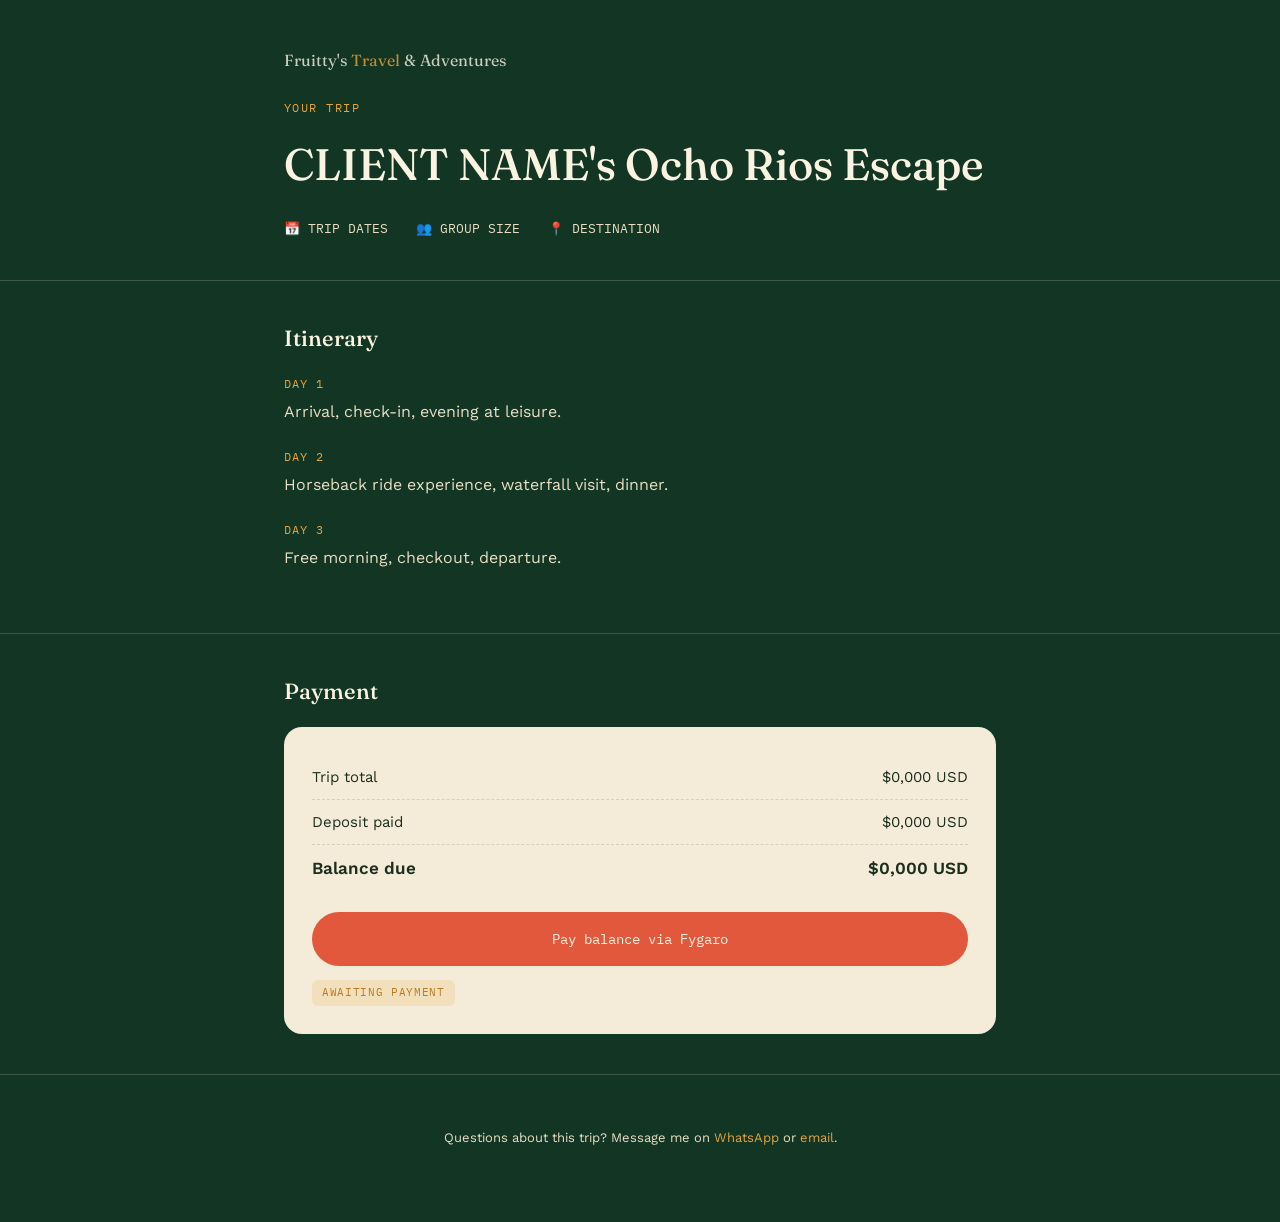
<file: template.html>
<!DOCTYPE html>
<html lang="en">
<head>
<meta charset="UTF-8">
<meta name="viewport" content="width=device-width, initial-scale=1.0">
<!-- 🔧 EDIT: put the client's name and trip in the title -->
<title>CLIENT NAME's Trip | Fruitty's Travel & Adventures</title>
<meta name="robots" content="noindex, nofollow">
<link rel="preconnect" href="https://fonts.googleapis.com">
<link rel="preconnect" href="https://fonts.gstatic.com" crossorigin>
<link href="https://fonts.googleapis.com/css2?family=Fraunces:ital,opsz,wght@0,9..144,400;0,9..144,500;0,9..144,600;1,9..144,500&family=Work+Sans:wght@400;500;600&family=IBM+Plex+Mono:wght@500&display=swap" rel="stylesheet">
<style>
  :root{
    --canopy: #123524; --canopy-deep: #0C2619;
    --sand: #F4ECD8; --sand-dim: #E9DEC4;
    --mango: #E8A33D; --mango-deep: #B87A22;
    --hibiscus: #E1583C; --ink: #1C2E1E; --cream: #FBF3E1;
    --line: rgba(251,243,225,0.18);
  }
  *{ box-sizing:border-box; }
  body{ margin:0; background:var(--canopy); color:var(--cream); font-family:'Work Sans',sans-serif; line-height:1.6; }
  h1,h2,h3{ font-family:'Fraunces',serif; font-weight:500; margin:0; }
  a{ color:inherit; }
  .wrap{ max-width: 760px; margin:0 auto; padding: 0 24px; }
  .eyebrow{ font-family:'IBM Plex Mono',monospace; font-size:12px; letter-spacing:0.12em; text-transform:uppercase; color:var(--mango); }

  header.top{ padding: 48px 0 40px; border-bottom:1px solid var(--line); }
  .brand{ font-family:'Fraunces',serif; font-size:16px; margin-bottom:24px; opacity:0.8; }
  .brand span{ color:var(--mango); }
  header.top h1{ font-size: clamp(30px,5vw,44px); margin-top:10px; }
  .trip-meta{ display:flex; gap:28px; flex-wrap:wrap; margin-top:20px; font-family:'IBM Plex Mono',monospace; font-size:13px; color:var(--sand-dim); }

  section{ padding: 40px 0; border-bottom:1px solid var(--line); }
  section h2{ font-size:22px; margin-bottom:18px; }

  .day{ margin-bottom: 22px; }
  .day .label{ font-family:'IBM Plex Mono',monospace; font-size:12px; text-transform:uppercase; letter-spacing:0.08em; color:var(--mango); margin-bottom:6px; }
  .day p{ margin:0; color:var(--sand-dim); }

  .payment-box{
    background: var(--sand); color:var(--ink);
    border-radius:18px; padding: 28px;
  }
  .payment-row{ display:flex; justify-content:space-between; padding:10px 0; border-bottom:1px dashed rgba(28,46,30,0.15); font-size:15px; }
  .payment-row:last-of-type{ border-bottom:none; }
  .payment-row.total{ font-weight:600; font-size:17px; }
  .pay-btn{
    display:block; text-align:center; margin-top:20px;
    font-family:'IBM Plex Mono',monospace; font-size:14px;
    background: var(--hibiscus); color:var(--cream);
    text-decoration:none; padding:16px; border-radius:100px;
  }
  .pay-btn:hover{ background: var(--ink); }
  .status{
    display:inline-block; margin-top:14px;
    font-family:'IBM Plex Mono',monospace; font-size:11px;
    text-transform:uppercase; letter-spacing:0.06em;
    padding: 4px 10px; border-radius: 6px;
    background: rgba(232,163,61,0.18); color: var(--mango-deep);
  }

  footer{ padding: 40px 0 60px; text-align:center; }
  footer p{ font-size:13px; color:var(--sand-dim); }
  footer a{ color:var(--mango); text-decoration:none; }

  .howto{
    background: rgba(225,88,60,0.1); border:1px dashed var(--hibiscus);
    border-radius: 12px; padding: 16px 18px; margin: 24px 0;
    font-family:'IBM Plex Mono',monospace; font-size:12px; color:var(--hibiscus);
    line-height:1.6;
  }
</style>
</head>
<body>

<!--
  ============================================
  HOW TO USE THIS TEMPLATE
  ============================================
  1. Save a COPY of this file for each client, named something like:
     trips/johndoe-ochorios.html
  2. Replace everything in ALL CAPS below with the client's real details.
  3. Paste the client's Fygaro invoice link where it says FYGARO_LINK_HERE.
  4. Upload the new file into the /trips/ folder in your GitHub repo.
  5. Send the client the link directly, e.g.:
     https://fruittystravelsandadventures.github.io/Fruittys-travels/trips/johndoe-ochorios.html
  This page is unlisted (not shown anywhere on your main site or search
  engines), so only people you send the link to will find it.
  Delete this comment block before uploading a real client's page.
-->

<header class="top">
  <div class="wrap">
    <div class="brand">Fruitty's <span>Travel</span> &amp; Adventures</div>
    <p class="eyebrow">Your trip</p>
    <!-- 🔧 EDIT -->
    <h1>CLIENT NAME's Ocho Rios Escape</h1>
    <div class="trip-meta">
      <span>📅 TRIP DATES</span>
      <span>👥 GROUP SIZE</span>
      <span>📍 DESTINATION</span>
    </div>
  </div>
</header>

<section>
  <div class="wrap">
    <h2>Itinerary</h2>

    <div class="day">
      <div class="label">Day 1</div>
      <p><!-- 🔧 EDIT --> Arrival, check-in, evening at leisure.</p>
    </div>
    <div class="day">
      <div class="label">Day 2</div>
      <p><!-- 🔧 EDIT --> Horseback ride experience, waterfall visit, dinner.</p>
    </div>
    <div class="day">
      <div class="label">Day 3</div>
      <p><!-- 🔧 EDIT --> Free morning, checkout, departure.</p>
    </div>
    <!-- Add or remove day blocks as needed -->
  </div>
</section>

<section>
  <div class="wrap">
    <h2>Payment</h2>
    <div class="payment-box">
      <div class="payment-row"><span>Trip total</span><span>$0,000 USD</span></div>
      <div class="payment-row"><span>Deposit paid</span><span>$0,000 USD</span></div>
      <div class="payment-row total"><span>Balance due</span><span>$0,000 USD</span></div>

      <!-- 🔧 EDIT: paste the client's Fygaro invoice link below -->
      <a class="pay-btn" href="FYGARO_LINK_HERE" target="_blank" rel="noopener">Pay balance via Fygaro</a>
      <span class="status">Awaiting payment</span>
    </div>
  </div>
</section>

<footer>
  <div class="wrap">
    <p>Questions about this trip? Message me on <a href="https://wa.me/18767973938" target="_blank" rel="noopener">WhatsApp</a> or <a href="mailto:fruittystravelsandadventures@gmail.com">email</a>.</p>
  </div>
</footer>

</body>
</html>
</file>
